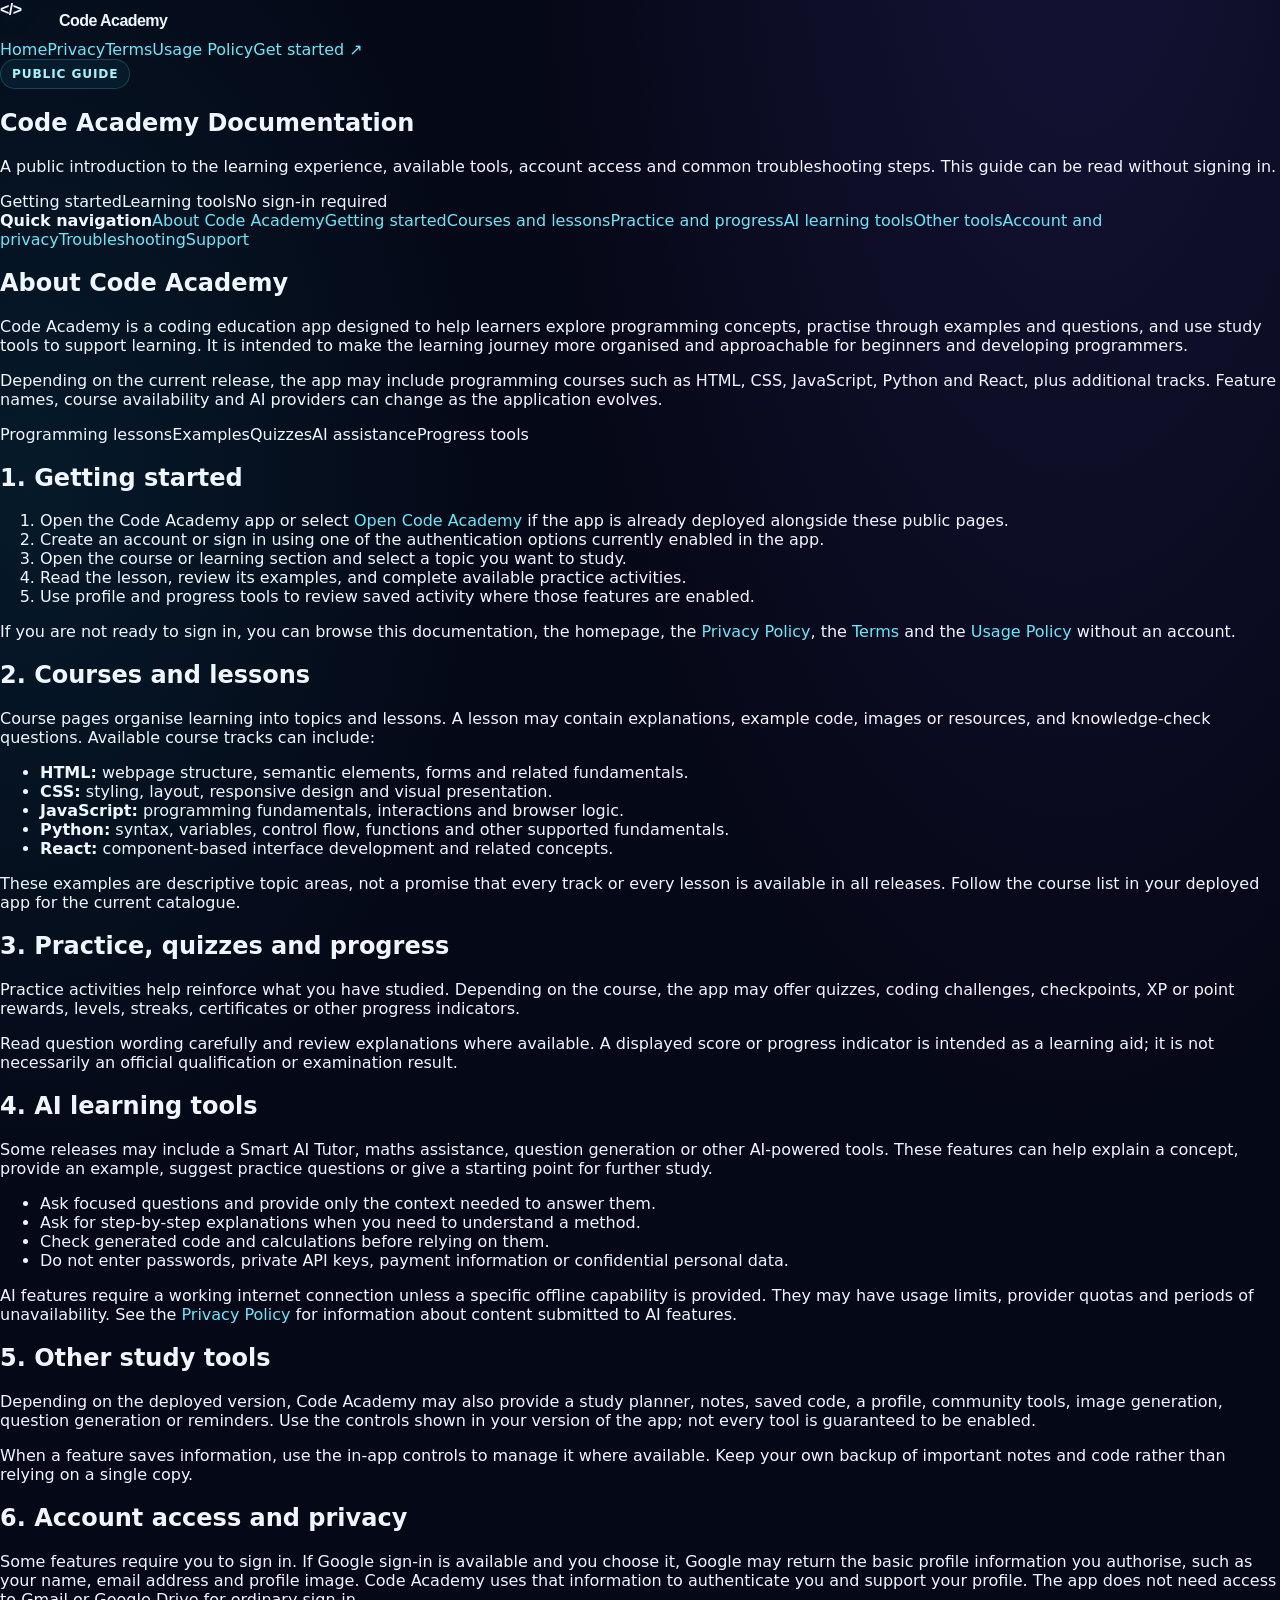
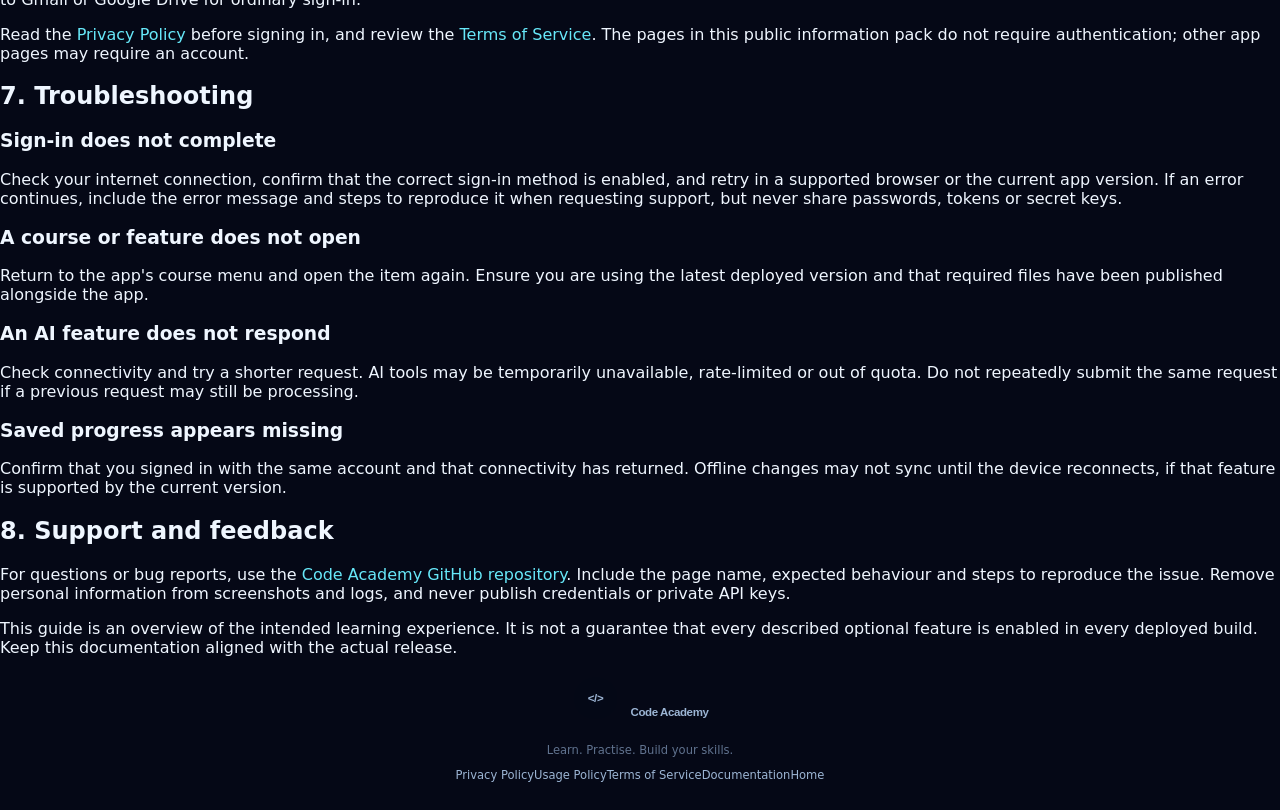
<file: documentation.html>
<!doctype html>
<html lang="en"><head><meta charset="utf-8"><meta name="viewport" content="width=device-width, initial-scale=1"><meta name="theme-color" content="#07111f"><meta name="description" content="Public getting-started documentation for Code Academy: courses, lessons, AI learning features, progress, notes and account access."><meta name="robots" content="index,follow"><title>Documentation — Code Academy</title><link rel="stylesheet" href="styles.css"></head>
<body>
<header class="site-header"><div class="nav-wrap"><a class="brand" href="index.html"><span class="brand-mark" aria-hidden="true">&lt;/&gt;</span><span class="brand-name">Code <span>Academy</span></span></a><nav class="nav-links" aria-label="Main navigation"><a href="index.html">Home</a><a href="privacy.html">Privacy</a><a href="terms.html">Terms</a><a href="policy.html">Usage Policy</a><a class="nav-cta" href="sign%20up.html">Get started ↗</a></nav></div></header>
<main class="container"><section class="page-hero"><span class="eyebrow">Public guide</span><h1>Code Academy Documentation</h1><p>A public introduction to the learning experience, available tools, account access and common troubleshooting steps. This guide can be read without signing in.</p><div class="tag-row"><span class="tag">Getting started</span><span class="tag">Learning tools</span><span class="tag">No sign-in required</span></div></section>
<div class="doc-layout"><aside class="toc"><strong>Quick navigation</strong><a href="#about">About Code Academy</a><a href="#getting-started">Getting started</a><a href="#courses">Courses and lessons</a><a href="#practice">Practice and progress</a><a href="#ai">AI learning tools</a><a href="#other">Other tools</a><a href="#accounts">Account and privacy</a><a href="#troubleshooting">Troubleshooting</a><a href="#support">Support</a></aside>
<article class="doc-content">
<section id="about"><h2>About Code Academy</h2><p>Code Academy is a coding education app designed to help learners explore programming concepts, practise through examples and questions, and use study tools to support learning. It is intended to make the learning journey more organised and approachable for beginners and developing programmers.</p><p>Depending on the current release, the app may include programming courses such as HTML, CSS, JavaScript, Python and React, plus additional tracks. Feature names, course availability and AI providers can change as the application evolves.</p><div class="tag-row"><span class="tag">Programming lessons</span><span class="tag">Examples</span><span class="tag">Quizzes</span><span class="tag">AI assistance</span><span class="tag">Progress tools</span></div></section>
<section id="getting-started"><h2>1. Getting started</h2><ol><li>Open the Code Academy app or select <a href="menu.html">Open Code Academy</a> if the app is already deployed alongside these public pages.</li><li>Create an account or sign in using one of the authentication options currently enabled in the app.</li><li>Open the course or learning section and select a topic you want to study.</li><li>Read the lesson, review its examples, and complete available practice activities.</li><li>Use profile and progress tools to review saved activity where those features are enabled.</li></ol><p>If you are not ready to sign in, you can browse this documentation, the homepage, the <a href="privacy.html">Privacy Policy</a>, the <a href="terms.html">Terms</a> and the <a href="policy.html">Usage Policy</a> without an account.</p></section>
<section id="courses"><h2>2. Courses and lessons</h2><p>Course pages organise learning into topics and lessons. A lesson may contain explanations, example code, images or resources, and knowledge-check questions. Available course tracks can include:</p><ul><li><strong>HTML:</strong> webpage structure, semantic elements, forms and related fundamentals.</li><li><strong>CSS:</strong> styling, layout, responsive design and visual presentation.</li><li><strong>JavaScript:</strong> programming fundamentals, interactions and browser logic.</li><li><strong>Python:</strong> syntax, variables, control flow, functions and other supported fundamentals.</li><li><strong>React:</strong> component-based interface development and related concepts.</li></ul><p>These examples are descriptive topic areas, not a promise that every track or every lesson is available in all releases. Follow the course list in your deployed app for the current catalogue.</p></section>
<section id="practice"><h2>3. Practice, quizzes and progress</h2><p>Practice activities help reinforce what you have studied. Depending on the course, the app may offer quizzes, coding challenges, checkpoints, XP or point rewards, levels, streaks, certificates or other progress indicators.</p><p>Read question wording carefully and review explanations where available. A displayed score or progress indicator is intended as a learning aid; it is not necessarily an official qualification or examination result.</p></section>
<section id="ai"><h2>4. AI learning tools</h2><p>Some releases may include a Smart AI Tutor, maths assistance, question generation or other AI-powered tools. These features can help explain a concept, provide an example, suggest practice questions or give a starting point for further study.</p><ul><li>Ask focused questions and provide only the context needed to answer them.</li><li>Ask for step-by-step explanations when you need to understand a method.</li><li>Check generated code and calculations before relying on them.</li><li>Do not enter passwords, private API keys, payment information or confidential personal data.</li></ul><p>AI features require a working internet connection unless a specific offline capability is provided. They may have usage limits, provider quotas and periods of unavailability. See the <a href="privacy.html">Privacy Policy</a> for information about content submitted to AI features.</p></section>
<section id="other"><h2>5. Other study tools</h2><p>Depending on the deployed version, Code Academy may also provide a study planner, notes, saved code, a profile, community tools, image generation, question generation or reminders. Use the controls shown in your version of the app; not every tool is guaranteed to be enabled.</p><p>When a feature saves information, use the in-app controls to manage it where available. Keep your own backup of important notes and code rather than relying on a single copy.</p></section>
<section id="accounts"><h2>6. Account access and privacy</h2><p>Some features require you to sign in. If Google sign-in is available and you choose it, Google may return the basic profile information you authorise, such as your name, email address and profile image. Code Academy uses that information to authenticate you and support your profile. The app does not need access to Gmail or Google Drive for ordinary sign-in.</p><p>Read the <a href="privacy.html">Privacy Policy</a> before signing in, and review the <a href="terms.html">Terms of Service</a>. The pages in this public information pack do not require authentication; other app pages may require an account.</p></section>
<section id="troubleshooting"><h2>7. Troubleshooting</h2><h3>Sign-in does not complete</h3><p>Check your internet connection, confirm that the correct sign-in method is enabled, and retry in a supported browser or the current app version. If an error continues, include the error message and steps to reproduce it when requesting support, but never share passwords, tokens or secret keys.</p><h3>A course or feature does not open</h3><p>Return to the app's course menu and open the item again. Ensure you are using the latest deployed version and that required files have been published alongside the app.</p><h3>An AI feature does not respond</h3><p>Check connectivity and try a shorter request. AI tools may be temporarily unavailable, rate-limited or out of quota. Do not repeatedly submit the same request if a previous request may still be processing.</p><h3>Saved progress appears missing</h3><p>Confirm that you signed in with the same account and that connectivity has returned. Offline changes may not sync until the device reconnects, if that feature is supported by the current version.</p></section>
<section id="support"><h2>8. Support and feedback</h2><p>For questions or bug reports, use the <a class="text-link" href="https://github.com/egyirprince609-oss/Code-Academy-" target="_blank" rel="noopener noreferrer">Code Academy GitHub repository</a>. Include the page name, expected behaviour and steps to reproduce the issue. Remove personal information from screenshots and logs, and never publish credentials or private API keys.</p><p class="small-print">This guide is an overview of the intended learning experience. It is not a guarantee that every described optional feature is enabled in every deployed build. Keep this documentation aligned with the actual release.</p></section>
</article></div></main>
<footer class="footer"><div class="footer-inner"><div><a class="brand" href="index.html"><span class="brand-mark" aria-hidden="true">&lt;/&gt;</span><span class="brand-name">Code <span>Academy</span></span></a><p>Learn. Practise. Build your skills.</p></div><nav class="footer-links" aria-label="Legal links"><a href="privacy.html">Privacy Policy</a><a href="policy.html">Usage Policy</a><a href="terms.html">Terms of Service</a><a href="documentation.html">Documentation</a><a href="index.html">Home</a></nav></div></footer>
</body></html>
</file>
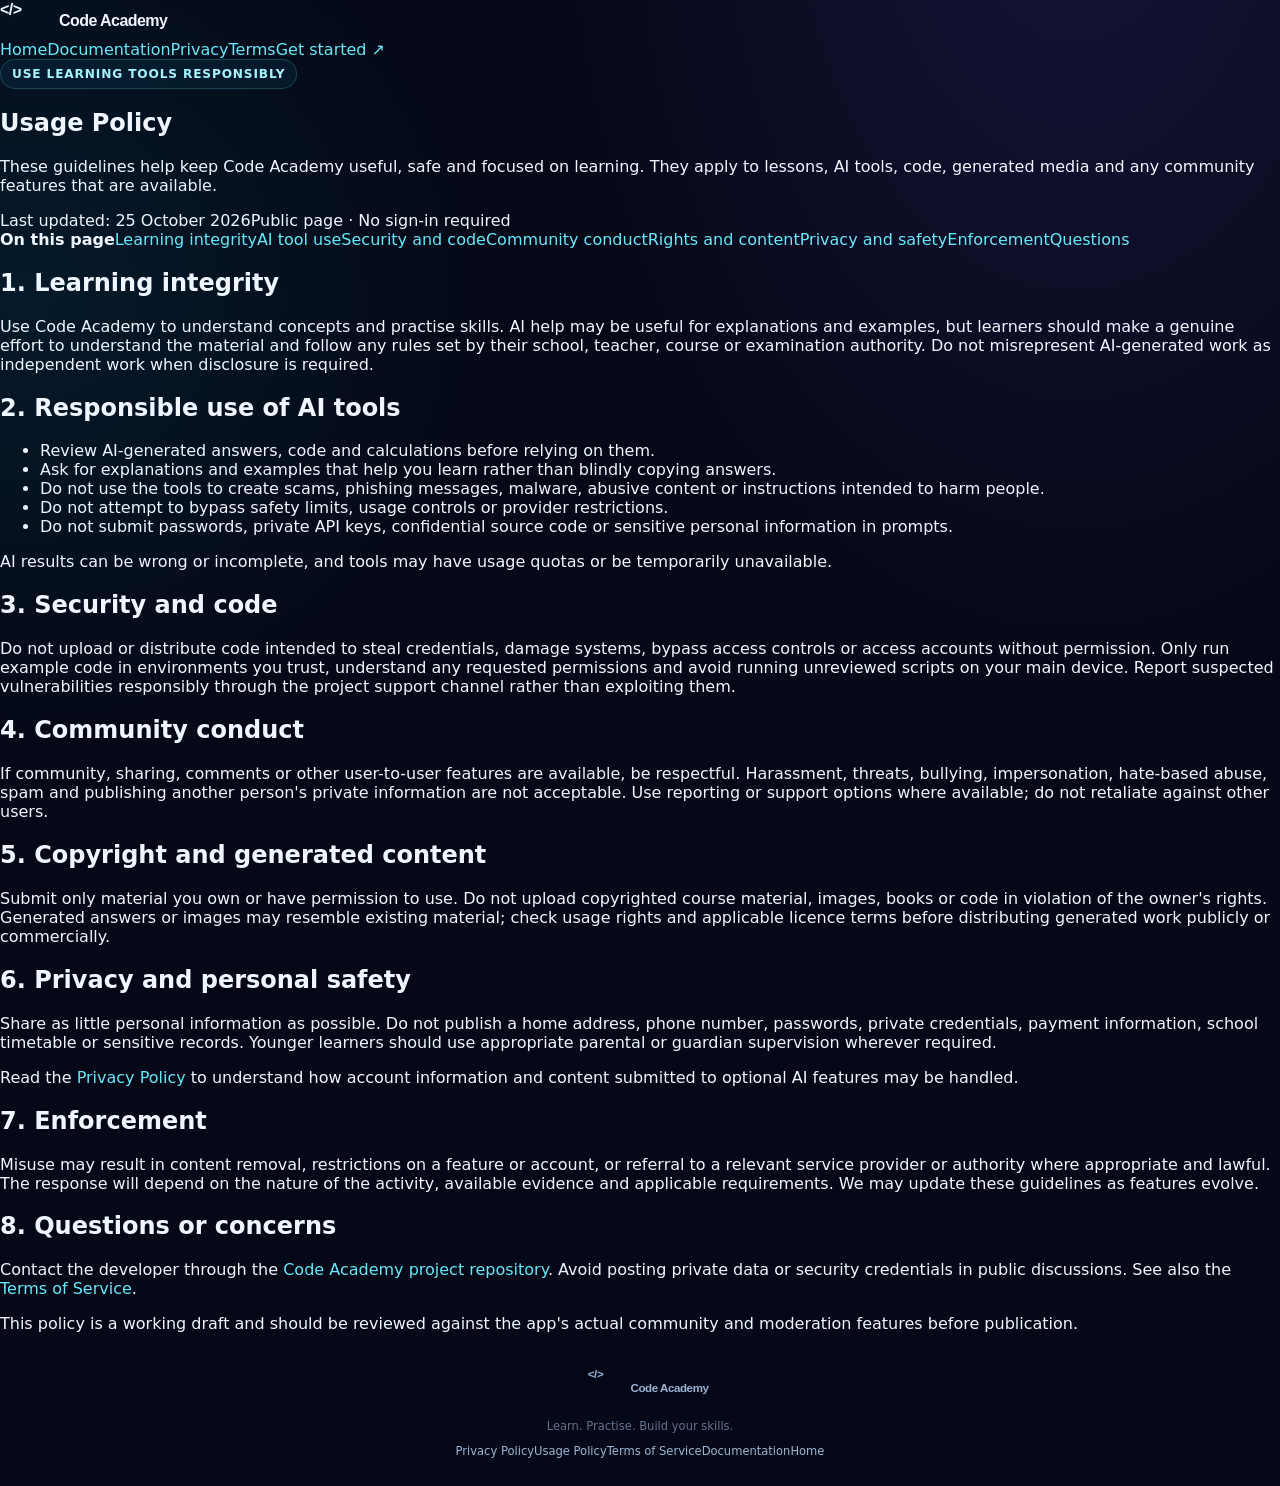
<file: policy.html>
<!doctype html>
<html lang="en"><head><meta charset="utf-8"><meta name="viewport" content="width=device-width, initial-scale=1"><meta name="theme-color" content="#07111f"><meta name="description" content="Code Academy Usage Policy for responsible learning, community interaction and AI tools."><meta name="robots" content="index,follow"><title>Usage Policy — Code Academy</title><link rel="stylesheet" href="styles.css"></head>
<body>
<header class="site-header"><div class="nav-wrap"><a class="brand" href="index.html"><span class="brand-mark" aria-hidden="true">&lt;/&gt;</span><span class="brand-name">Code <span>Academy</span></span></a><nav class="nav-links" aria-label="Main navigation"><a href="index.html">Home</a><a href="documentation.html">Documentation</a><a href="privacy.html">Privacy</a><a href="terms.html">Terms</a><a class="nav-cta" href="sign%20up.html">Get started ↗</a></nav></div></header>
<main class="container"><section class="page-hero"><span class="eyebrow">Use learning tools responsibly</span><h1>Usage Policy</h1><p>These guidelines help keep Code Academy useful, safe and focused on learning. They apply to lessons, AI tools, code, generated media and any community features that are available.</p><div class="tag-row"><span class="tag">Last updated: 25 October 2026</span><span class="tag">Public page · No sign-in required</span></div></section>
<div class="doc-layout"><aside class="toc"><strong>On this page</strong><a href="#learning">Learning integrity</a><a href="#ai">AI tool use</a><a href="#security">Security and code</a><a href="#community">Community conduct</a><a href="#rights">Rights and content</a><a href="#privacy">Privacy and safety</a><a href="#enforcement">Enforcement</a><a href="#contact">Questions</a></aside>
<article class="doc-content">
<section id="learning"><h2>1. Learning integrity</h2><p>Use Code Academy to understand concepts and practise skills. AI help may be useful for explanations and examples, but learners should make a genuine effort to understand the material and follow any rules set by their school, teacher, course or examination authority. Do not misrepresent AI-generated work as independent work when disclosure is required.</p></section>
<section id="ai"><h2>2. Responsible use of AI tools</h2><ul><li>Review AI-generated answers, code and calculations before relying on them.</li><li>Ask for explanations and examples that help you learn rather than blindly copying answers.</li><li>Do not use the tools to create scams, phishing messages, malware, abusive content or instructions intended to harm people.</li><li>Do not attempt to bypass safety limits, usage controls or provider restrictions.</li><li>Do not submit passwords, private API keys, confidential source code or sensitive personal information in prompts.</li></ul><p>AI results can be wrong or incomplete, and tools may have usage quotas or be temporarily unavailable.</p></section>
<section id="security"><h2>3. Security and code</h2><p>Do not upload or distribute code intended to steal credentials, damage systems, bypass access controls or access accounts without permission. Only run example code in environments you trust, understand any requested permissions and avoid running unreviewed scripts on your main device. Report suspected vulnerabilities responsibly through the project support channel rather than exploiting them.</p></section>
<section id="community"><h2>4. Community conduct</h2><p>If community, sharing, comments or other user-to-user features are available, be respectful. Harassment, threats, bullying, impersonation, hate-based abuse, spam and publishing another person's private information are not acceptable. Use reporting or support options where available; do not retaliate against other users.</p></section>
<section id="rights"><h2>5. Copyright and generated content</h2><p>Submit only material you own or have permission to use. Do not upload copyrighted course material, images, books or code in violation of the owner's rights. Generated answers or images may resemble existing material; check usage rights and applicable licence terms before distributing generated work publicly or commercially.</p></section>
<section id="privacy"><h2>6. Privacy and personal safety</h2><p>Share as little personal information as possible. Do not publish a home address, phone number, passwords, private credentials, payment information, school timetable or sensitive records. Younger learners should use appropriate parental or guardian supervision wherever required.</p><p>Read the <a href="privacy.html">Privacy Policy</a> to understand how account information and content submitted to optional AI features may be handled.</p></section>
<section id="enforcement"><h2>7. Enforcement</h2><p>Misuse may result in content removal, restrictions on a feature or account, or referral to a relevant service provider or authority where appropriate and lawful. The response will depend on the nature of the activity, available evidence and applicable requirements. We may update these guidelines as features evolve.</p></section>
<section id="contact"><h2>8. Questions or concerns</h2><p>Contact the developer through the <a class="text-link" href="https://github.com/egyirprince609-oss/Code-Academy-" target="_blank" rel="noopener noreferrer">Code Academy project repository</a>. Avoid posting private data or security credentials in public discussions. See also the <a href="terms.html">Terms of Service</a>.</p><p class="small-print">This policy is a working draft and should be reviewed against the app's actual community and moderation features before publication.</p></section>
</article></div></main>
<footer class="footer"><div class="footer-inner"><div><a class="brand" href="index.html"><span class="brand-mark" aria-hidden="true">&lt;/&gt;</span><span class="brand-name">Code <span>Academy</span></span></a><p>Learn. Practise. Build your skills.</p></div><nav class="footer-links" aria-label="Legal links"><a href="privacy.html">Privacy Policy</a><a href="policy.html">Usage Policy</a><a href="terms.html">Terms of Service</a><a href="documentation.html">Documentation</a><a href="index.html">Home</a></nav></div></footer>
</body></html>
</file>
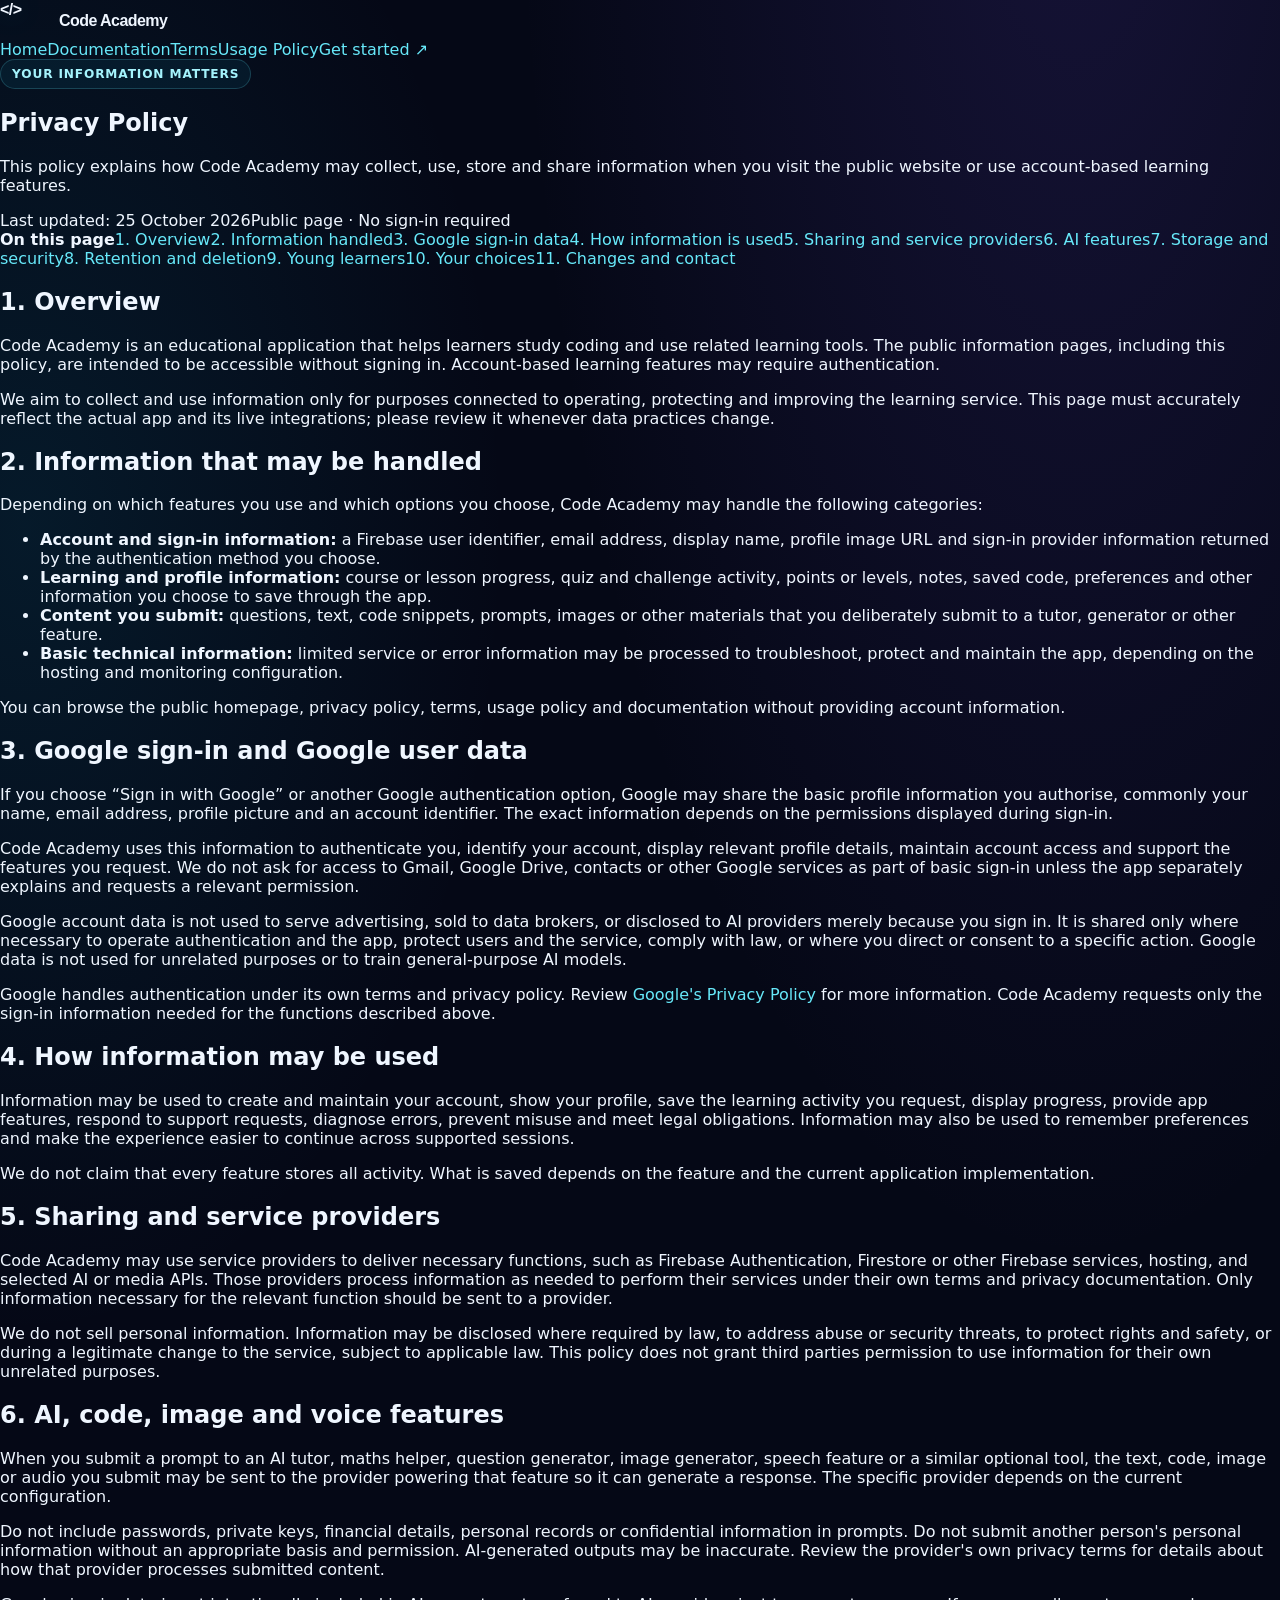
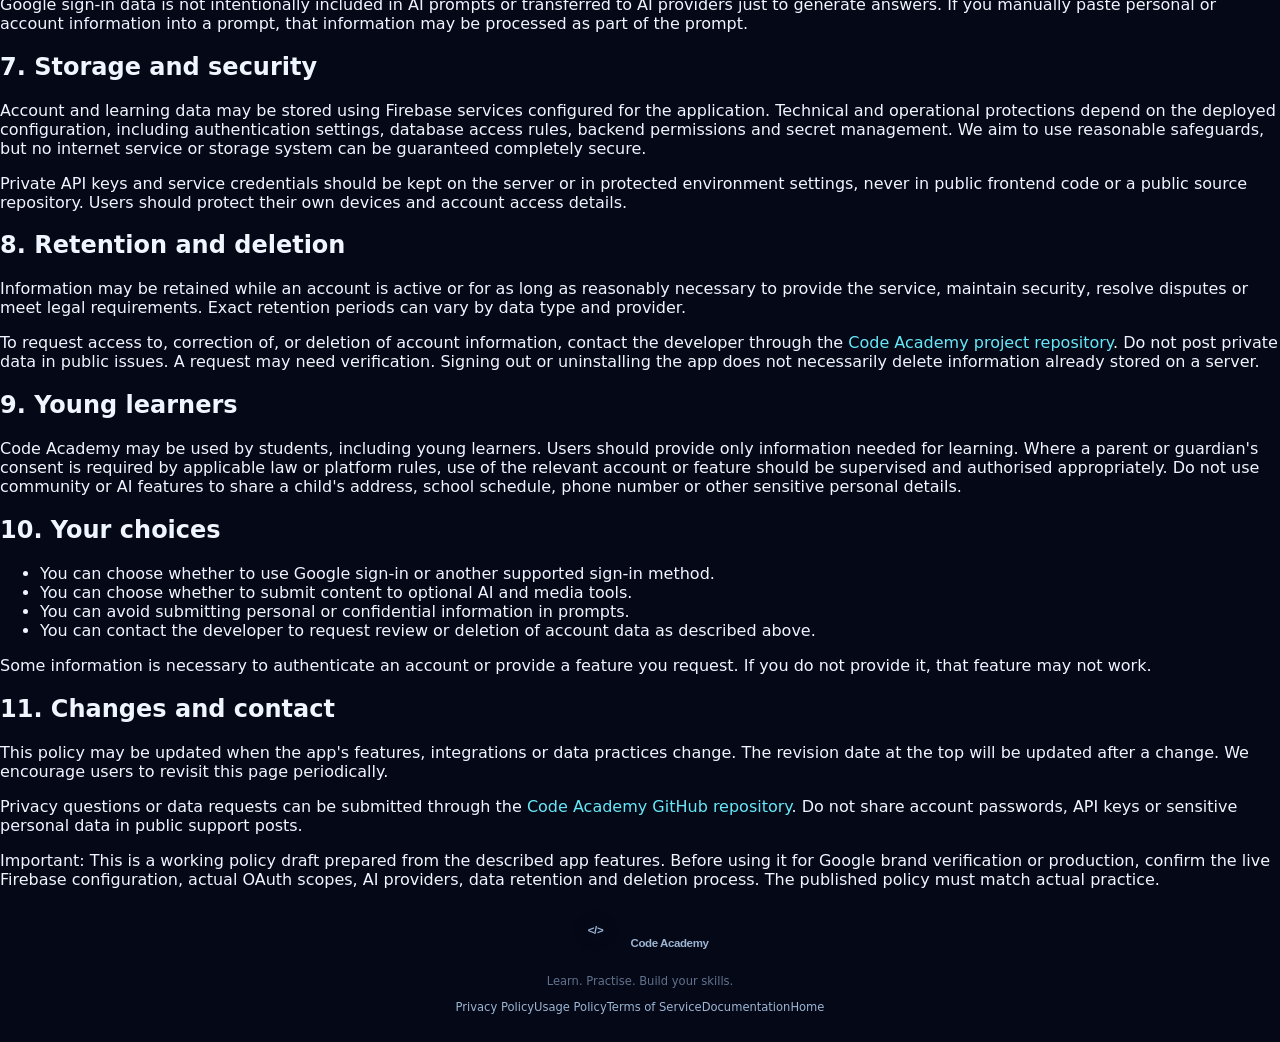
<file: privacy.html>
<!doctype html>
<html lang="en"><head><meta charset="utf-8"><meta name="viewport" content="width=device-width, initial-scale=1"><meta name="theme-color" content="#07111f"><meta name="description" content="Privacy Policy for Code Academy, including sign-in, Google user data, learning activity and AI features."><meta name="robots" content="index,follow"><title>Privacy Policy — Code Academy</title><link rel="stylesheet" href="styles.css"></head>
<body>
<header class="site-header"><div class="nav-wrap"><a class="brand" href="index.html"><span class="brand-mark" aria-hidden="true">&lt;/&gt;</span><span class="brand-name">Code <span>Academy</span></span></a><nav class="nav-links" aria-label="Main navigation"><a href="index.html">Home</a><a href="documentation.html">Documentation</a><a href="terms.html">Terms</a><a href="policy.html">Usage Policy</a><a class="nav-cta" href="sign%20up.html">Get started ↗</a></nav></div></header>
<main class="container"><section class="page-hero"><span class="eyebrow">Your information matters</span><h1>Privacy Policy</h1><p>This policy explains how Code Academy may collect, use, store and share information when you visit the public website or use account-based learning features.</p><div class="tag-row"><span class="tag">Last updated: 25 October 2026</span><span class="tag">Public page · No sign-in required</span></div></section>
<div class="doc-layout"><aside class="toc"><strong>On this page</strong><a href="#overview">1. Overview</a><a href="#data">2. Information handled</a><a href="#google">3. Google sign-in data</a><a href="#use">4. How information is used</a><a href="#sharing">5. Sharing and service providers</a><a href="#ai">6. AI features</a><a href="#storage">7. Storage and security</a><a href="#retention">8. Retention and deletion</a><a href="#children">9. Young learners</a><a href="#rights">10. Your choices</a><a href="#changes">11. Changes and contact</a></aside>
<article class="doc-content">
<section id="overview"><h2>1. Overview</h2><p>Code Academy is an educational application that helps learners study coding and use related learning tools. The public information pages, including this policy, are intended to be accessible without signing in. Account-based learning features may require authentication.</p><p>We aim to collect and use information only for purposes connected to operating, protecting and improving the learning service. This page must accurately reflect the actual app and its live integrations; please review it whenever data practices change.</p></section>
<section id="data"><h2>2. Information that may be handled</h2><p>Depending on which features you use and which options you choose, Code Academy may handle the following categories:</p><ul><li><strong>Account and sign-in information:</strong> a Firebase user identifier, email address, display name, profile image URL and sign-in provider information returned by the authentication method you choose.</li><li><strong>Learning and profile information:</strong> course or lesson progress, quiz and challenge activity, points or levels, notes, saved code, preferences and other information you choose to save through the app.</li><li><strong>Content you submit:</strong> questions, text, code snippets, prompts, images or other materials that you deliberately submit to a tutor, generator or other feature.</li><li><strong>Basic technical information:</strong> limited service or error information may be processed to troubleshoot, protect and maintain the app, depending on the hosting and monitoring configuration.</li></ul><p>You can browse the public homepage, privacy policy, terms, usage policy and documentation without providing account information.</p></section>
<section id="google"><h2>3. Google sign-in and Google user data</h2><p>If you choose “Sign in with Google” or another Google authentication option, Google may share the basic profile information you authorise, commonly your name, email address, profile picture and an account identifier. The exact information depends on the permissions displayed during sign-in.</p><p>Code Academy uses this information to authenticate you, identify your account, display relevant profile details, maintain account access and support the features you request. We do not ask for access to Gmail, Google Drive, contacts or other Google services as part of basic sign-in unless the app separately explains and requests a relevant permission.</p><p>Google account data is not used to serve advertising, sold to data brokers, or disclosed to AI providers merely because you sign in. It is shared only where necessary to operate authentication and the app, protect users and the service, comply with law, or where you direct or consent to a specific action. Google data is not used for unrelated purposes or to train general-purpose AI models.</p><p>Google handles authentication under its own terms and privacy policy. Review <a href="https://policies.google.com/privacy" target="_blank" rel="noopener noreferrer">Google's Privacy Policy</a> for more information. Code Academy requests only the sign-in information needed for the functions described above.</p></section>
<section id="use"><h2>4. How information may be used</h2><p>Information may be used to create and maintain your account, show your profile, save the learning activity you request, display progress, provide app features, respond to support requests, diagnose errors, prevent misuse and meet legal obligations. Information may also be used to remember preferences and make the experience easier to continue across supported sessions.</p><p>We do not claim that every feature stores all activity. What is saved depends on the feature and the current application implementation.</p></section>
<section id="sharing"><h2>5. Sharing and service providers</h2><p>Code Academy may use service providers to deliver necessary functions, such as Firebase Authentication, Firestore or other Firebase services, hosting, and selected AI or media APIs. Those providers process information as needed to perform their services under their own terms and privacy documentation. Only information necessary for the relevant function should be sent to a provider.</p><p>We do not sell personal information. Information may be disclosed where required by law, to address abuse or security threats, to protect rights and safety, or during a legitimate change to the service, subject to applicable law. This policy does not grant third parties permission to use information for their own unrelated purposes.</p></section>
<section id="ai"><h2>6. AI, code, image and voice features</h2><p>When you submit a prompt to an AI tutor, maths helper, question generator, image generator, speech feature or a similar optional tool, the text, code, image or audio you submit may be sent to the provider powering that feature so it can generate a response. The specific provider depends on the current configuration.</p><p>Do not include passwords, private keys, financial details, personal records or confidential information in prompts. Do not submit another person's personal information without an appropriate basis and permission. AI-generated outputs may be inaccurate. Review the provider's own privacy terms for details about how that provider processes submitted content.</p><p>Google sign-in data is not intentionally included in AI prompts or transferred to AI providers just to generate answers. If you manually paste personal or account information into a prompt, that information may be processed as part of the prompt.</p></section>
<section id="storage"><h2>7. Storage and security</h2><p>Account and learning data may be stored using Firebase services configured for the application. Technical and operational protections depend on the deployed configuration, including authentication settings, database access rules, backend permissions and secret management. We aim to use reasonable safeguards, but no internet service or storage system can be guaranteed completely secure.</p><p>Private API keys and service credentials should be kept on the server or in protected environment settings, never in public frontend code or a public source repository. Users should protect their own devices and account access details.</p></section>
<section id="retention"><h2>8. Retention and deletion</h2><p>Information may be retained while an account is active or for as long as reasonably necessary to provide the service, maintain security, resolve disputes or meet legal requirements. Exact retention periods can vary by data type and provider.</p><p>To request access to, correction of, or deletion of account information, contact the developer through the <a href="https://github.com/egyirprince609-oss/Code-Academy-" target="_blank" rel="noopener noreferrer">Code Academy project repository</a>. Do not post private data in public issues. A request may need verification. Signing out or uninstalling the app does not necessarily delete information already stored on a server.</p></section>
<section id="children"><h2>9. Young learners</h2><p>Code Academy may be used by students, including young learners. Users should provide only information needed for learning. Where a parent or guardian's consent is required by applicable law or platform rules, use of the relevant account or feature should be supervised and authorised appropriately. Do not use community or AI features to share a child's address, school schedule, phone number or other sensitive personal details.</p></section>
<section id="rights"><h2>10. Your choices</h2><ul><li>You can choose whether to use Google sign-in or another supported sign-in method.</li><li>You can choose whether to submit content to optional AI and media tools.</li><li>You can avoid submitting personal or confidential information in prompts.</li><li>You can contact the developer to request review or deletion of account data as described above.</li></ul><p>Some information is necessary to authenticate an account or provide a feature you request. If you do not provide it, that feature may not work.</p></section>
<section id="changes"><h2>11. Changes and contact</h2><p>This policy may be updated when the app's features, integrations or data practices change. The revision date at the top will be updated after a change. We encourage users to revisit this page periodically.</p><p>Privacy questions or data requests can be submitted through the <a class="text-link" href="https://github.com/egyirprince609-oss/Code-Academy-" target="_blank" rel="noopener noreferrer">Code Academy GitHub repository</a>. Do not share account passwords, API keys or sensitive personal data in public support posts.</p><p class="small-print">Important: This is a working policy draft prepared from the described app features. Before using it for Google brand verification or production, confirm the live Firebase configuration, actual OAuth scopes, AI providers, data retention and deletion process. The published policy must match actual practice.</p></section>
</article></div></main>
<footer class="footer"><div class="footer-inner"><div><a class="brand" href="index.html"><span class="brand-mark" aria-hidden="true">&lt;/&gt;</span><span class="brand-name">Code <span>Academy</span></span></a><p>Learn. Practise. Build your skills.</p></div><nav class="footer-links" aria-label="Legal links"><a href="privacy.html">Privacy Policy</a><a href="policy.html">Usage Policy</a><a href="terms.html">Terms of Service</a><a href="documentation.html">Documentation</a><a href="index.html">Home</a></nav></div></footer>
</body></html>
</file>
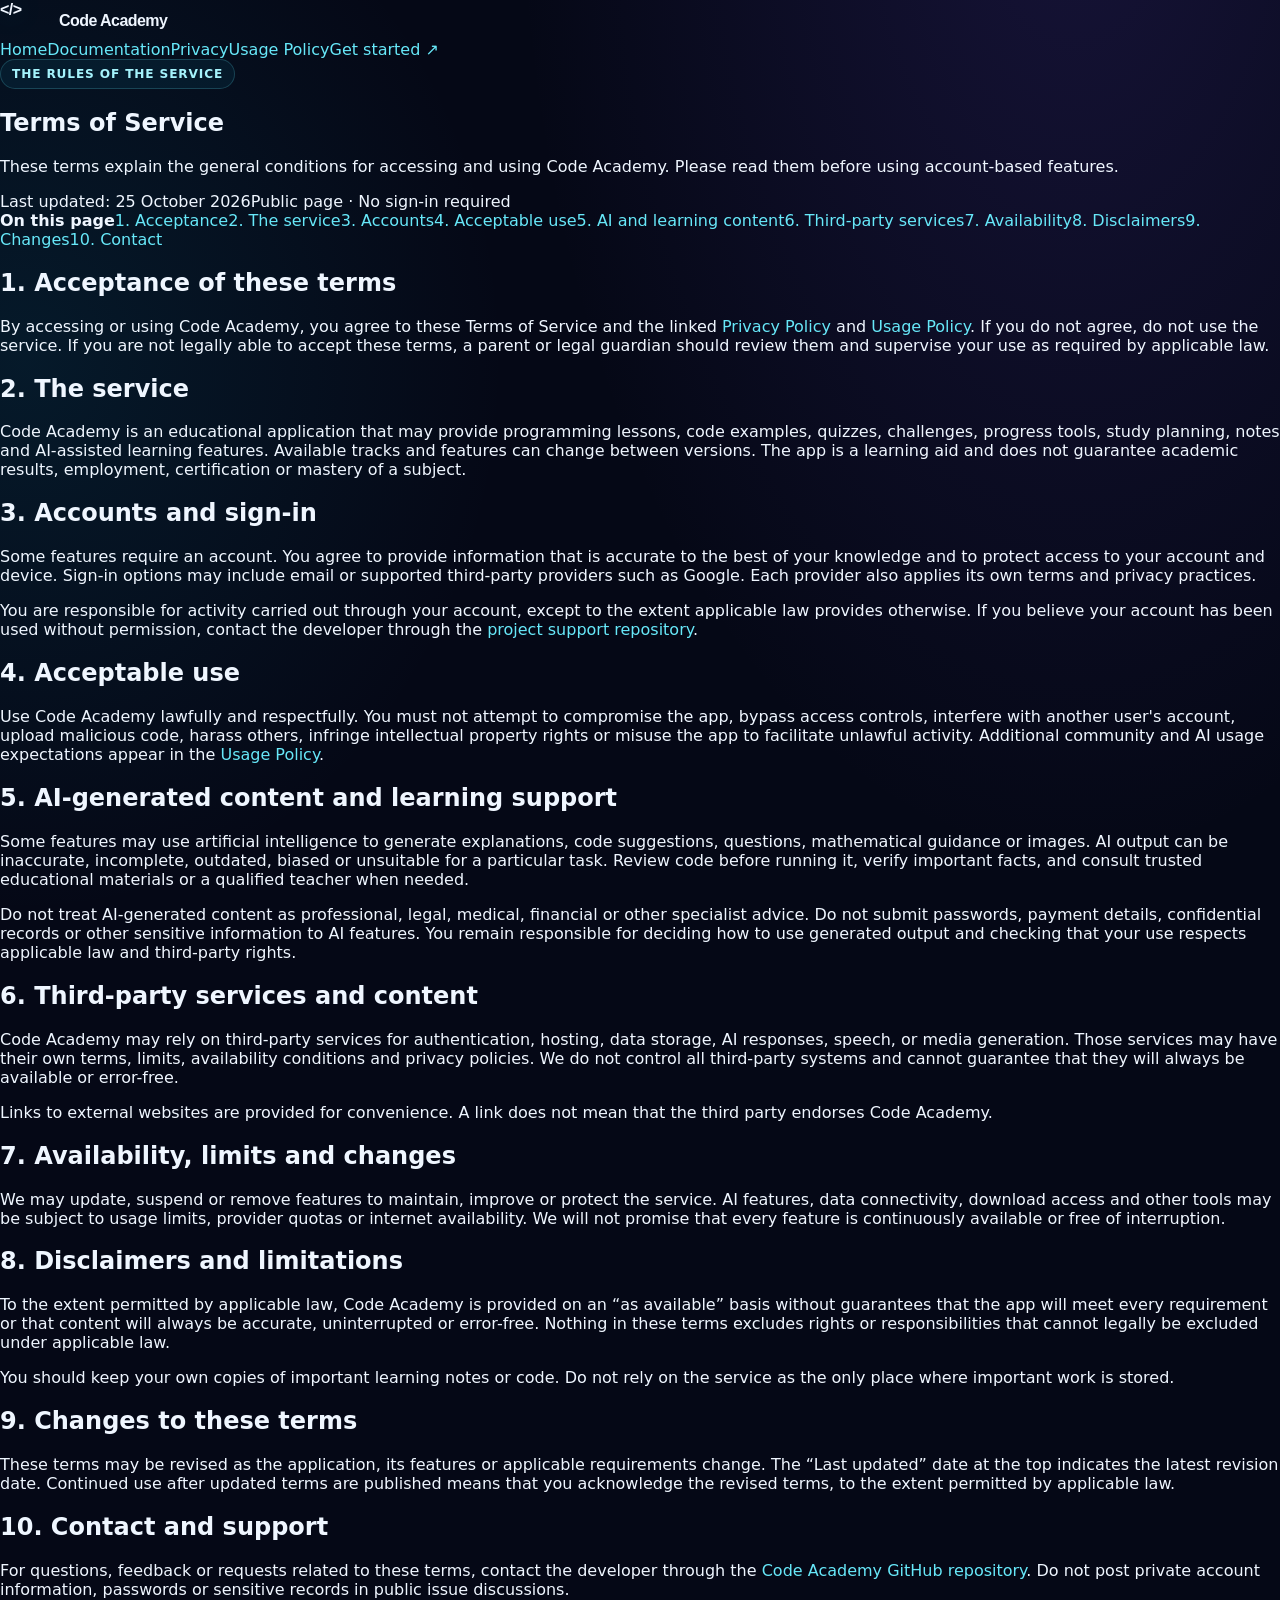
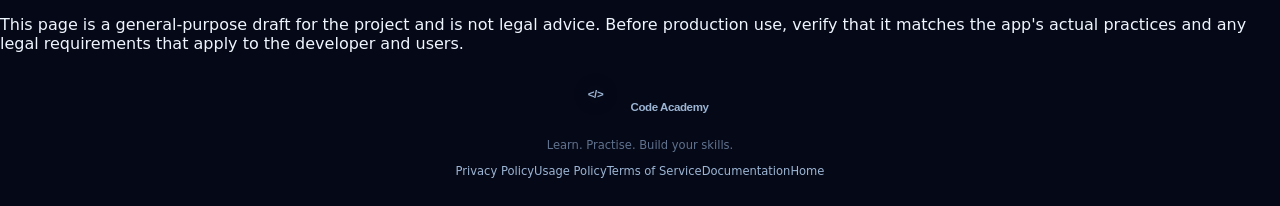
<file: terms.html>
<!doctype html>
<html lang="en"><head><meta charset="utf-8"><meta name="viewport" content="width=device-width, initial-scale=1"><meta name="theme-color" content="#07111f"><meta name="description" content="Terms of Service for Code Academy educational app."><meta name="robots" content="index,follow"><title>Terms of Service — Code Academy</title><link rel="stylesheet" href="styles.css"></head>
<body>
<header class="site-header"><div class="nav-wrap"><a class="brand" href="index.html"><span class="brand-mark" aria-hidden="true">&lt;/&gt;</span><span class="brand-name">Code <span>Academy</span></span></a><nav class="nav-links" aria-label="Main navigation"><a href="index.html">Home</a><a href="documentation.html">Documentation</a><a href="privacy.html">Privacy</a><a href="policy.html">Usage Policy</a><a class="nav-cta" href="sign%20up.html">Get started ↗</a></nav></div></header>
<main class="container"><section class="page-hero"><span class="eyebrow">The rules of the service</span><h1>Terms of Service</h1><p>These terms explain the general conditions for accessing and using Code Academy. Please read them before using account-based features.</p><div class="tag-row"><span class="tag">Last updated: 25 October 2026</span><span class="tag">Public page · No sign-in required</span></div></section>
<div class="doc-layout"><aside class="toc"><strong>On this page</strong><a href="#acceptance">1. Acceptance</a><a href="#service">2. The service</a><a href="#accounts">3. Accounts</a><a href="#acceptable-use">4. Acceptable use</a><a href="#ai">5. AI and learning content</a><a href="#third-party">6. Third-party services</a><a href="#availability">7. Availability</a><a href="#disclaimer">8. Disclaimers</a><a href="#changes">9. Changes</a><a href="#contact">10. Contact</a></aside>
<article class="doc-content">
<section id="acceptance"><h2>1. Acceptance of these terms</h2><p>By accessing or using Code Academy, you agree to these Terms of Service and the linked <a href="privacy.html">Privacy Policy</a> and <a href="policy.html">Usage Policy</a>. If you do not agree, do not use the service. If you are not legally able to accept these terms, a parent or legal guardian should review them and supervise your use as required by applicable law.</p></section>
<section id="service"><h2>2. The service</h2><p>Code Academy is an educational application that may provide programming lessons, code examples, quizzes, challenges, progress tools, study planning, notes and AI-assisted learning features. Available tracks and features can change between versions. The app is a learning aid and does not guarantee academic results, employment, certification or mastery of a subject.</p></section>
<section id="accounts"><h2>3. Accounts and sign-in</h2><p>Some features require an account. You agree to provide information that is accurate to the best of your knowledge and to protect access to your account and device. Sign-in options may include email or supported third-party providers such as Google. Each provider also applies its own terms and privacy practices.</p><p>You are responsible for activity carried out through your account, except to the extent applicable law provides otherwise. If you believe your account has been used without permission, contact the developer through the <a href="https://github.com/egyirprince609-oss/Code-Academy-" target="_blank" rel="noopener noreferrer">project support repository</a>.</p></section>
<section id="acceptable-use"><h2>4. Acceptable use</h2><p>Use Code Academy lawfully and respectfully. You must not attempt to compromise the app, bypass access controls, interfere with another user's account, upload malicious code, harass others, infringe intellectual property rights or misuse the app to facilitate unlawful activity. Additional community and AI usage expectations appear in the <a href="policy.html">Usage Policy</a>.</p></section>
<section id="ai"><h2>5. AI-generated content and learning support</h2><p>Some features may use artificial intelligence to generate explanations, code suggestions, questions, mathematical guidance or images. AI output can be inaccurate, incomplete, outdated, biased or unsuitable for a particular task. Review code before running it, verify important facts, and consult trusted educational materials or a qualified teacher when needed.</p><p>Do not treat AI-generated content as professional, legal, medical, financial or other specialist advice. Do not submit passwords, payment details, confidential records or other sensitive information to AI features. You remain responsible for deciding how to use generated output and checking that your use respects applicable law and third-party rights.</p></section>
<section id="third-party"><h2>6. Third-party services and content</h2><p>Code Academy may rely on third-party services for authentication, hosting, data storage, AI responses, speech, or media generation. Those services may have their own terms, limits, availability conditions and privacy policies. We do not control all third-party systems and cannot guarantee that they will always be available or error-free.</p><p>Links to external websites are provided for convenience. A link does not mean that the third party endorses Code Academy.</p></section>
<section id="availability"><h2>7. Availability, limits and changes</h2><p>We may update, suspend or remove features to maintain, improve or protect the service. AI features, data connectivity, download access and other tools may be subject to usage limits, provider quotas or internet availability. We will not promise that every feature is continuously available or free of interruption.</p></section>
<section id="disclaimer"><h2>8. Disclaimers and limitations</h2><p>To the extent permitted by applicable law, Code Academy is provided on an “as available” basis without guarantees that the app will meet every requirement or that content will always be accurate, uninterrupted or error-free. Nothing in these terms excludes rights or responsibilities that cannot legally be excluded under applicable law.</p><p>You should keep your own copies of important learning notes or code. Do not rely on the service as the only place where important work is stored.</p></section>
<section id="changes"><h2>9. Changes to these terms</h2><p>These terms may be revised as the application, its features or applicable requirements change. The “Last updated” date at the top indicates the latest revision date. Continued use after updated terms are published means that you acknowledge the revised terms, to the extent permitted by applicable law.</p></section>
<section id="contact"><h2>10. Contact and support</h2><p>For questions, feedback or requests related to these terms, contact the developer through the <a class="text-link" href="https://github.com/egyirprince609-oss/Code-Academy-" target="_blank" rel="noopener noreferrer">Code Academy GitHub repository</a>. Do not post private account information, passwords or sensitive records in public issue discussions.</p><p class="small-print">This page is a general-purpose draft for the project and is not legal advice. Before production use, verify that it matches the app's actual practices and any legal requirements that apply to the developer and users.</p></section>
</article></div></main>
<footer class="footer"><div class="footer-inner"><div><a class="brand" href="index.html"><span class="brand-mark" aria-hidden="true">&lt;/&gt;</span><span class="brand-name">Code <span>Academy</span></span></a><p>Learn. Practise. Build your skills.</p></div><nav class="footer-links" aria-label="Legal links"><a href="privacy.html">Privacy Policy</a><a href="policy.html">Usage Policy</a><a href="terms.html">Terms of Service</a><a href="documentation.html">Documentation</a><a href="index.html">Home</a></nav></div></footer>
</body></html>
</file>
<file: styles.css>
:root{
  color-scheme:dark;
  --bg:#050816;--bg2:#081022;--panel:#0c1528;--panel2:#101d34;
  --line:rgba(148,180,220,.19);--line-strong:rgba(103,232,249,.28);
  --text:#eff6ff;--muted:#a7b7d0;--faint:#7f92b1;
  --cyan:#67e8f9;--blue:#60a5fa;--violet:#a78bfa;--mint:#6ee7b7;
  --danger:#fda4af;--amber:#fbbf24;--radius:22px;--shadow:0 22px 70px rgba(0,0,0,.28);
  font-family:Inter,system-ui,-apple-system,BlinkMacSystemFont,"Segoe UI",sans-serif;
}
*{box-sizing:border-box}
[hidden]{display:none!important}
html{scroll-behavior:smooth}
body{margin:0;min-height:100vh;overflow-x:hidden;background:radial-gradient(ellipse at 84% -9%,rgba(91,63,190,.2),transparent 35rem),radial-gradient(ellipse at 2% 20%,rgba(8,145,178,.13),transparent 30rem),var(--bg);color:var(--text)}
button,input{font:inherit}
button,a{-webkit-tap-highlight-color:transparent}
a{color:var(--cyan);text-decoration:none}
a:hover{color:#cffafe}
button{cursor:pointer}
button:disabled{cursor:not-allowed;opacity:.65}
::selection{background:rgba(103,232,249,.24);color:#fff}
.bg-grid{position:fixed;inset:0;z-index:-2;pointer-events:none;opacity:.17;background-image:linear-gradient(rgba(125,164,211,.07) 1px,transparent 1px),linear-gradient(90deg,rgba(125,164,211,.07) 1px,transparent 1px);background-size:44px 44px;mask-image:linear-gradient(to bottom,black,transparent 92%)}
.ambient{position:fixed;width:24rem;height:24rem;border-radius:50%;filter:blur(95px);opacity:.13;z-index:-1;pointer-events:none}.ambient.a{top:12%;left:-13rem;background:#0891b2}.ambient.b{right:-12rem;bottom:5%;background:#7c3aed}
.wrap{width:min(1160px,100% - 38px);margin:0 auto}
.brand{display:inline-flex;align-items:center;gap:11px;color:var(--text);font-family:"Space Grotesk",Inter,sans-serif;font-weight:700;letter-spacing:-.035em}
.brand:hover{color:var(--text)}
.brand-mark{width:48px;height:39px;object-fit:contain;filter:drop-shadow(0 0 13px rgba(34,211,238,.22));flex-shrink:0}
.brand-word{font-size:1.12rem;white-space:nowrap}.brand-word .ai{background:linear-gradient(115deg,var(--cyan),#8b5cf6 68%,#e879f9);-webkit-background-clip:text;background-clip:text;color:transparent}
.brand-note{font-size:.72rem;color:var(--faint);font-weight:500;letter-spacing:.01em;margin-top:3px}
.topbar{height:83px;display:flex;align-items:center;justify-content:space-between;border-bottom:1px solid rgba(148,180,220,.09)}
.topbar-side{display:flex;align-items:center;gap:9px;color:var(--muted);font-size:.87rem}
.topbar-side a{font-weight:700}
.pill{display:inline-flex;align-items:center;gap:7px;padding:7px 11px;border:1px solid var(--line);background:rgba(12,21,40,.7);border-radius:999px;color:#c9d8ec;font-size:.76rem;font-weight:650}
.pill-dot{width:7px;height:7px;background:var(--mint);border-radius:50%;box-shadow:0 0 10px rgba(110,231,183,.75)}
.auth-layout{display:grid;grid-template-columns:minmax(0,1.05fr) minmax(380px,.95fr);align-items:center;gap:clamp(28px,6vw,82px);padding:48px 0 58px;min-height:calc(100vh - 84px)}
.intro{max-width:530px;padding:14px 0}
.eyebrow{display:inline-flex;align-items:center;gap:8px;padding:7px 11px;border-radius:999px;border:1px solid rgba(103,232,249,.2);background:rgba(14,116,144,.12);color:#a5f3fc;font-size:.76rem;font-weight:750;letter-spacing:.07em;text-transform:uppercase}
.eyebrow .spark{font-size:.9rem}
.intro h1{font-family:"Space Grotesk",Inter,sans-serif;font-size:clamp(2.25rem,4.3vw,4.15rem);line-height:1.04;letter-spacing:-.065em;margin:23px 0 19px;font-weight:700}
.gradient-text{background:linear-gradient(100deg,#67e8f9 4%,#60a5fa 46%,#c084fc 95%);-webkit-background-clip:text;background-clip:text;color:transparent}
.intro-copy{color:#a7b7d0;font-size:1.03rem;line-height:1.8;max-width:480px;margin:0}
.feature-stack{display:grid;gap:13px;margin-top:32px;max-width:440px}
.feature{display:flex;align-items:center;gap:13px;padding:13px 14px;border:1px solid rgba(148,180,220,.11);background:linear-gradient(125deg,rgba(12,21,40,.82),rgba(9,17,34,.64));border-radius:16px}
.feature-icon{height:39px;width:39px;display:grid;place-items:center;border-radius:12px;flex-shrink:0;font-size:1.1rem;background:linear-gradient(135deg,rgba(8,145,178,.21),rgba(124,58,237,.18));border:1px solid rgba(103,232,249,.14)}
.feature strong{display:block;font-size:.86rem;letter-spacing:-.01em}.feature small{display:block;color:var(--faint);font-size:.77rem;line-height:1.5;margin-top:3px}
.art-panel{position:relative;margin-top:33px;width:min(440px,100%);min-height:180px;border-radius:22px;overflow:hidden;border:1px solid rgba(103,232,249,.16);background:radial-gradient(ellipse at 48% 42%,rgba(37,99,235,.18),transparent 55%),linear-gradient(135deg,rgba(12,21,40,.95),rgba(5,8,22,.85));box-shadow:0 18px 48px rgba(0,0,0,.16)}
.art-panel:before{content:"";position:absolute;inset:0;background:linear-gradient(115deg,transparent 26%,rgba(103,232,249,.07) 46%,transparent 65%);transform:translateX(-80%);animation:sheen 7s ease-in-out infinite}
.art-inner{position:relative;display:flex;align-items:center;gap:16px;padding:23px 22px}
.art-logo{width:136px;height:108px;object-fit:contain;filter:drop-shadow(0 0 17px rgba(34,211,238,.22))}
.art-copy .tiny-label{font-size:.67rem;font-weight:800;letter-spacing:.1em;color:var(--cyan);text-transform:uppercase}
.art-copy strong{display:block;font-family:"Space Grotesk",Inter,sans-serif;font-size:1.13rem;margin-top:7px;letter-spacing:-.03em}
.art-copy span{display:block;color:var(--muted);font-size:.78rem;line-height:1.6;margin-top:6px;max-width:220px}
.auth-card{position:relative;width:100%;max-width:480px;justify-self:end;padding:clamp(24px,3.4vw,37px);border-radius:26px;background:linear-gradient(145deg,rgba(15,27,49,.96),rgba(8,15,30,.97));border:1px solid rgba(148,180,220,.18);box-shadow:0 30px 90px rgba(0,0,0,.35),inset 0 1px 0 rgba(255,255,255,.025)}
.auth-card:before{content:"";position:absolute;top:-1px;left:14%;right:14%;height:1px;background:linear-gradient(90deg,transparent,var(--cyan),var(--violet),transparent);opacity:.6}
.card-brand{display:none}
.card-kicker{color:var(--cyan);font-size:.7rem;text-transform:uppercase;letter-spacing:.13em;font-weight:800}
.card-title{font-family:"Space Grotesk",Inter,sans-serif;font-size:1.85rem;letter-spacing:-.055em;line-height:1.15;margin:9px 0 8px}
.card-subtitle{font-size:.88rem;line-height:1.65;color:var(--muted);margin:0 0 25px}
.form{display:grid;gap:17px}
.field{display:grid;gap:8px}
.label-row{display:flex;align-items:center;justify-content:space-between;gap:10px}
label{font-size:.81rem;color:#dbe8f8;font-weight:650}
.small-link{font-size:.77rem;font-weight:700}
.input-wrap{position:relative}
.input-icon{position:absolute;top:50%;left:14px;transform:translateY(-50%);width:18px;height:18px;color:#7f92b1;display:grid;place-items:center;pointer-events:none}
input[type=text],input[type=email],input[type=password],input[type=search]{display:block;width:100%;min-height:51px;border:1px solid rgba(148,180,220,.19);border-radius:13px;padding:13px 45px 13px 43px;background:rgba(5,10,23,.72);outline:none;color:var(--text);transition:border-color .18s,box-shadow .18s,background .18s}
input::placeholder{color:#667993}
input:focus{border-color:rgba(103,232,249,.72);box-shadow:0 0 0 3px rgba(103,232,249,.09);background:rgba(5,10,23,.93)}
input[aria-invalid=true]{border-color:rgba(253,164,175,.7)}
.field-help{font-size:.75rem;color:var(--faint);line-height:1.55;margin:0}
.password-toggle{position:absolute;right:9px;top:50%;transform:translateY(-50%);border:0;background:transparent;color:#91a4be;padding:7px;display:grid;place-items:center;border-radius:8px}
.password-toggle:hover{background:rgba(148,180,220,.1);color:#fff}
.check-row{display:flex;align-items:flex-start;gap:9px;color:var(--muted);font-size:.78rem;line-height:1.5}
.check-row input{margin-top:3px;accent-color:#38bdf8;flex-shrink:0}
.btn{display:inline-flex;align-items:center;justify-content:center;gap:9px;width:100%;min-height:51px;padding:12px 16px;border:1px solid transparent;border-radius:13px;color:#fff;font-weight:800;font-size:.9rem;letter-spacing:-.01em;transition:transform .18s,filter .18s,border-color .18s,background .18s}
.btn:hover:not(:disabled){transform:translateY(-1px);filter:brightness(1.08)}
.btn:active:not(:disabled){transform:translateY(0)}
.btn-primary{background:linear-gradient(105deg,#0891b2 0%,#2563eb 48%,#7c3aed 100%);box-shadow:0 12px 26px rgba(37,99,235,.2),inset 0 1px 0 rgba(255,255,255,.18)}
.btn-secondary{background:rgba(15,27,49,.8);border-color:rgba(148,180,220,.2);color:#e4eefc}
.btn-secondary:hover:not(:disabled){border-color:rgba(103,232,249,.42);background:rgba(15,30,53,.95)}
.btn-text{width:auto;min-height:0;padding:8px 3px;border:0;background:transparent;color:var(--cyan);font-size:.8rem}
.btn-icon{width:19px;height:19px;display:block;flex-shrink:0}
.divider-label{display:flex;align-items:center;gap:12px;color:#7f92b1;font-size:.73rem;margin:20px 0}
.divider-label:before,.divider-label:after{content:"";height:1px;flex:1;background:rgba(148,180,220,.14)}
.google-btn{background:rgba(245,249,255,.97);color:#182339;border-color:rgba(255,255,255,.4)}
.google-btn:hover:not(:disabled){background:#fff;color:#0f172a}
.google-g{font-weight:900;font-size:1.1rem;font-family:Arial,sans-serif;background:conic-gradient(from -45deg,#4285f4 0 25%,#34a853 0 48%,#fbbc05 0 70%,#ea4335 0 83%,#4285f4 0);-webkit-background-clip:text;background-clip:text;color:transparent}
.auth-foot{margin-top:21px;padding-top:18px;border-top:1px solid rgba(148,180,220,.1);text-align:center;color:var(--muted);font-size:.82rem;line-height:1.65}
.auth-foot strong{color:#eef6ff}
.inline-notice{display:none;padding:12px 13px;margin:0 0 18px;border-radius:12px;font-size:.8rem;line-height:1.6;border:1px solid transparent}
.inline-notice.show{display:block;animation:rise .22s ease-out}
.inline-notice.success{color:#bbf7d0;background:rgba(22,101,52,.2);border-color:rgba(74,222,128,.22)}
.inline-notice.error{color:#fecdd3;background:rgba(136,19,55,.17);border-color:rgba(251,113,133,.27)}
.inline-notice.info{color:#bae6fd;background:rgba(8,145,178,.13);border-color:rgba(103,232,249,.2)}
.inline-notice strong{display:block;font-size:.82rem;margin-bottom:2px}
.password-rules{display:grid;grid-template-columns:1fr 1fr;gap:8px 10px;padding:12px;border:1px solid rgba(148,180,220,.11);background:rgba(5,10,23,.42);border-radius:13px}
.rule{display:flex;align-items:flex-start;gap:7px;color:#7f92b1;font-size:.72rem;line-height:1.45}
.rule .rule-check{width:16px;height:16px;display:grid;place-items:center;border:1px solid rgba(148,180,220,.24);border-radius:50%;font-size:.64rem;flex-shrink:0}
.rule.met{color:#a7f3d0}.rule.met .rule-check{background:rgba(16,185,129,.12);border-color:rgba(110,231,183,.55);color:#6ee7b7}
.strength{height:4px;background:rgba(148,180,220,.13);border-radius:99px;overflow:hidden;margin-top:8px}.strength>span{display:block;height:100%;width:0;background:linear-gradient(90deg,#f87171,#fbbf24,#34d399,#67e8f9);transition:width .18s}
.status-panel{display:flex;align-items:flex-start;gap:13px;padding:15px;border:1px solid rgba(148,180,220,.14);border-radius:15px;background:rgba(5,10,23,.45);margin:21px 0}
.status-icon{width:42px;height:42px;display:grid;place-items:center;flex-shrink:0;border-radius:13px;background:rgba(8,145,178,.15);border:1px solid rgba(103,232,249,.16);font-size:1.1rem}
.status-panel strong{display:block;font-size:.86rem}.status-panel p{font-size:.77rem;line-height:1.65;color:var(--muted);margin:5px 0 0;overflow-wrap:anywhere}
.action-row{display:flex;gap:10px;margin-top:12px}.action-row>*{flex:1}
.footer{padding:18px 0 28px;text-align:center;color:#60728e;font-size:.72rem}.footer a{color:#9cb5d4}
.legal-copy{font-size:.74rem;line-height:1.65;color:#71839e;margin-top:16px}
.splash{min-height:100svh;display:grid;place-items:center;padding:28px 18px;position:relative;overflow:hidden}
.splash-content{width:min(620px,100%);text-align:center;display:flex;flex-direction:column;align-items:center;position:relative;z-index:1}
.splash-logo{width:min(500px,93vw);height:clamp(210px,35vh,330px);object-fit:contain;filter:drop-shadow(0 0 30px rgba(34,211,238,.18));animation:logoFloat 4s ease-in-out infinite}
.splash-title{font-family:"Space Grotesk",Inter,sans-serif;font-size:clamp(2.1rem,6vw,3.5rem);font-weight:700;letter-spacing:-.065em;line-height:1.05;margin:3px 0 10px}
.splash-tagline{font-size:.9rem;letter-spacing:.11em;color:#91a7c5;margin:0 0 26px}
.splash-tagline span{color:var(--cyan);padding:0 7px}
.loader{width:min(245px,70vw);height:4px;background:rgba(148,180,220,.15);border-radius:50px;overflow:hidden}
.loader span{display:block;height:100%;width:36%;border-radius:inherit;background:linear-gradient(90deg,var(--cyan),#3b82f6,#c084fc);animation:load 1.6s ease-in-out infinite}
.splash-status{color:#7f92b1;font-size:.74rem;margin-top:14px;letter-spacing:.02em}
.splash-company{position:absolute;bottom:24px;left:16px;right:16px;text-align:center;color:#60728e;font-size:.7rem;letter-spacing:.035em}
.orb{position:absolute;width:min(70vw,700px);aspect-ratio:1;border-radius:50%;background:radial-gradient(circle,rgba(37,99,235,.13),rgba(124,58,237,.07) 38%,transparent 68%);filter:blur(6px);animation:orb 7s ease-in-out infinite}
.dashboard-shell{width:min(1080px,100% - 36px);margin:0 auto;padding:34px 0 50px}
.dashboard-hero{border:1px solid rgba(103,232,249,.17);border-radius:25px;padding:clamp(24px,5vw,46px);background:radial-gradient(ellipse at 89% 10%,rgba(124,58,237,.16),transparent 40%),linear-gradient(130deg,rgba(13,26,48,.95),rgba(6,13,28,.96));box-shadow:var(--shadow);display:grid;grid-template-columns:1.2fr .8fr;gap:28px;align-items:center;overflow:hidden}
.dashboard-hero h1{font-family:"Space Grotesk",Inter,sans-serif;font-size:clamp(2rem,4vw,3.5rem);letter-spacing:-.06em;line-height:1.08;margin:15px 0}
.dashboard-hero p{color:var(--muted);line-height:1.8;max-width:620px;margin:0}
.dashboard-logo{width:100%;max-height:260px;object-fit:contain;filter:drop-shadow(0 0 22px rgba(34,211,238,.17))}
.dashboard-grid{display:grid;grid-template-columns:repeat(3,1fr);gap:15px;margin-top:19px}
.dash-card{border:1px solid var(--line);background:linear-gradient(145deg,rgba(15,27,49,.8),rgba(8,15,30,.84));border-radius:19px;padding:21px;min-height:165px}
.dash-card .feature-icon{margin-bottom:15px}.dash-card h2{font-size:1rem;margin:0 0 7px}.dash-card p{font-size:.81rem;line-height:1.65;color:var(--muted);margin:0}
.dash-card .mini-tag{display:inline-flex;margin-top:15px;padding:5px 8px;border-radius:8px;color:#bae6fd;font-size:.67rem;background:rgba(8,145,178,.13);border:1px solid rgba(103,232,249,.13)}
@keyframes load{0%{transform:translateX(-110%)}100%{transform:translateX(390%)}}
@keyframes logoFloat{0%,100%{transform:translateY(0)}50%{transform:translateY(-8px)}}
@keyframes orb{0%,100%{transform:scale(.96);opacity:.7}50%{transform:scale(1.07);opacity:1}}
@keyframes sheen{0%,45%{transform:translateX(-80%)}80%,100%{transform:translateX(120%)}}
@keyframes rise{from{opacity:0;transform:translateY(4px)}to{opacity:1;transform:translateY(0)}}
@media(max-width:900px){.auth-layout{grid-template-columns:minmax(0,1fr) minmax(345px,.9fr);gap:28px}.intro h1{font-size:clamp(2.2rem,5vw,3.5rem)}.feature-stack{margin-top:24px}.art-panel{min-height:145px}.art-inner{padding:15px}.art-logo{width:98px;height:91px}.auth-card{padding:26px}.dashboard-hero{grid-template-columns:1fr .65fr}}
@media(max-width:720px){.wrap{width:min(100% - 30px,500px)}.topbar{height:72px}.brand-mark{width:43px;height:35px}.topbar-side{font-size:.79rem}.topbar-side .helper{display:none}.auth-layout{display:flex;flex-direction:column;align-items:stretch;gap:22px;padding:25px 0 36px;min-height:calc(100vh - 73px)}.intro{padding:0;max-width:500px;text-align:center}.intro h1{font-size:clamp(2.05rem,9vw,3.15rem);margin:17px 0 11px}.intro-copy{font-size:.9rem;line-height:1.7;margin:0 auto}.feature-stack{display:none}.art-panel{display:none}.auth-card{max-width:none;justify-self:stretch;padding:24px 21px;border-radius:22px}.card-brand{display:flex;justify-content:center;margin-bottom:20px}.card-brand .brand-mark{width:62px;height:48px}.card-title{font-size:1.7rem}.card-subtitle{margin-bottom:21px}.footer{padding-top:0}.password-rules{gap:8px}.dashboard-shell{width:calc(100% - 28px);padding-top:22px}.dashboard-hero{grid-template-columns:1fr;text-align:center;gap:12px}.dashboard-hero .eyebrow{margin:auto}.dashboard-hero p{margin:auto}.dashboard-logo{max-height:190px;grid-row:1}.dashboard-grid{grid-template-columns:1fr}.dash-card{min-height:unset}.splash-logo{height:clamp(180px,30vh,255px)}.splash-title{font-size:clamp(2.05rem,9vw,3rem)}.splash-tagline{font-size:.73rem;letter-spacing:.07em}.action-row{flex-direction:column}}
@media(max-width:390px){.brand-word{font-size:1rem}.topbar-side{gap:6px}.auth-card{padding:22px 16px}.password-rules{grid-template-columns:1fr 1fr}.card-title{font-size:1.55rem}.splash-company{font-size:.64rem}}
@media(prefers-reduced-motion:reduce){*,*::before,*::after{animation-duration:.01ms!important;animation-iteration-count:1!important;scroll-behavior:auto!important;transition-duration:.01ms!important}}
.mini-spinner{width:15px;height:15px;border-radius:50%;border:2px solid rgba(255,255,255,.35);border-top-color:#fff;display:inline-block;animation:spin .75s linear infinite}
@keyframes spin{to{transform:rotate(360deg)}}
</file>
